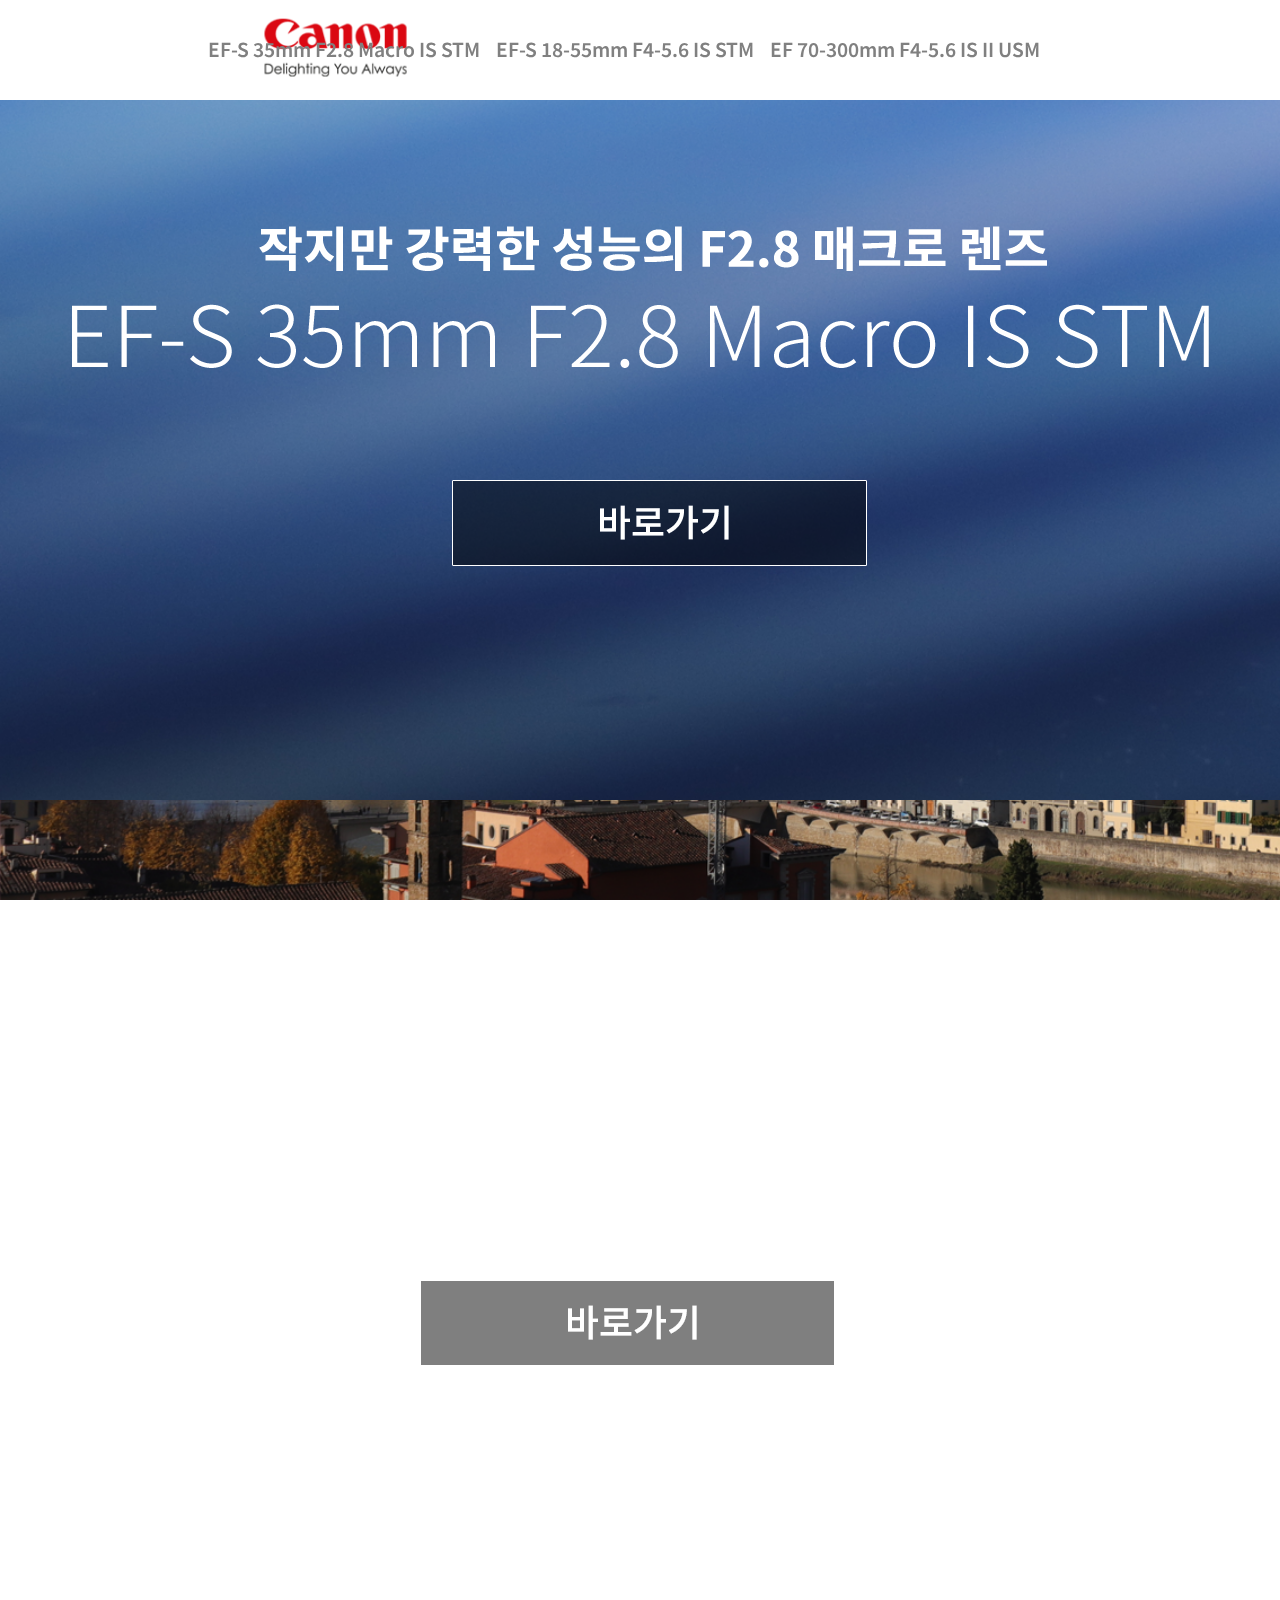
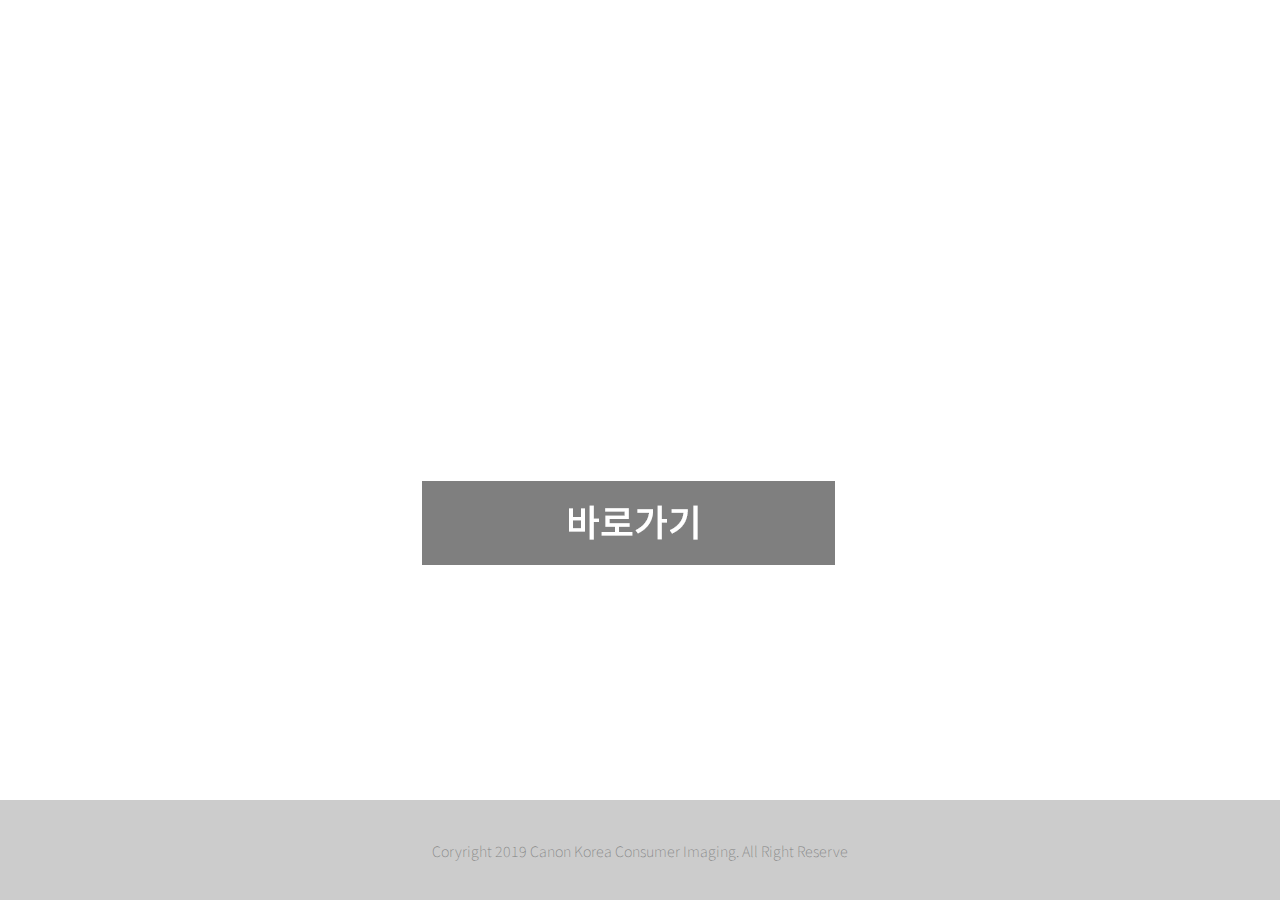
<file: index.html>
<!DOCTYPE html>
<html lang="kr"><link href="https://fonts.googleapis.com/css?family=Noto+Sans+KR" rel="stylesheet">
  <head>
    <meta charset="utf-8">
    <title></title>
    <style>
    body, h1{margin: 0px;}
    #scene{height: 800px;
      overflow: hidden;
    background-size: cover;
  background-attachment: fixed;}
      .one{background-image: url(images/exaple_06.png);}
      .two{background-image: url(images/exaple_07.png);}
      .three{background-image: url(images/exaple_08.png);}
      #scene h1{position: relative;
      left: 50%;
    top: 50%;
  transform: translateX(-50%) translateY(-50%); text-align: center;}

  /*---푸터적용---*/
  footer{height: 100px; background-color: rgba(0, 0, 0, 0.2);}
    .footer{position: relative;position: relative;
    left: 50%;
  top: 50%;
  transform: translateX(-50%) translateY(-50%); text-align: center;
font-family: 'Noto Sans KR', sans-serif;
font-size: 0.9rem; font-weight: 100; color: gray;}

/*---네비게이션 처리---*/
.wrap{
  border: 0px solid red;
  height: 100px;
  width: 100%;
  position: fixed;
  background-color: white;
  z-index: 10;
}

.logo{
  border: 0px solid blue;
  display: inline-block;;
  margin-left: 240px;
}

.nav{
  border: 0px solid green;
  position: fixed;
  right: 240px;
  top: 35px;
  display: inline-block;
  font-family: 'Noto Sans KR', sans-serif;
  font-size: 1.2rem; font-weight: 600; color: gray;
}

.space{
  margin-left: 12px;
}
a, a:link :visited :active{
text-decoration: none;
color: gray; }

a:hover{
  color: red;
}

    </style>
  </head>
  <body>
    <nav class="wrap">
      <div class="logo">
        <a href="example.html"> <img src="images/exaple_02.png" height="100px"></a>
      </div>
      <div class="nav">
        <a href="p01.html">EF-S 35mm F2.8 Macro IS STM </a>
        <span class="space"></span>
        <a href="p02.html">EF-S 18-55mm F4-5.6 IS STM </a>
        <span class="space"></span>
        <a href="p03.html">EF 70-300mm F4-5.6 IS II USM </a>
      </div>

    </nav>

    <section id="scene" class="one">
      <h1><a href="p01.html"><img src="images/exaple_10.png"></a></h1>
    </section>
    <section id="scene" class="two">
      <h1><a href="p02.html"><img src="images/exaple_11.png"></a></h1>
    </section>
    <section id="scene" class="three">
      <h1><a href="p03.html"><img src="images/exaple_12.png"></a></h1>
    </section>
    <footer>
      <div class="footer">
        Coryright 2019 Canon Korea Consumer Imaging. All Right Reserve
      </div>
    </footer>

  </body>
</html>
</file>
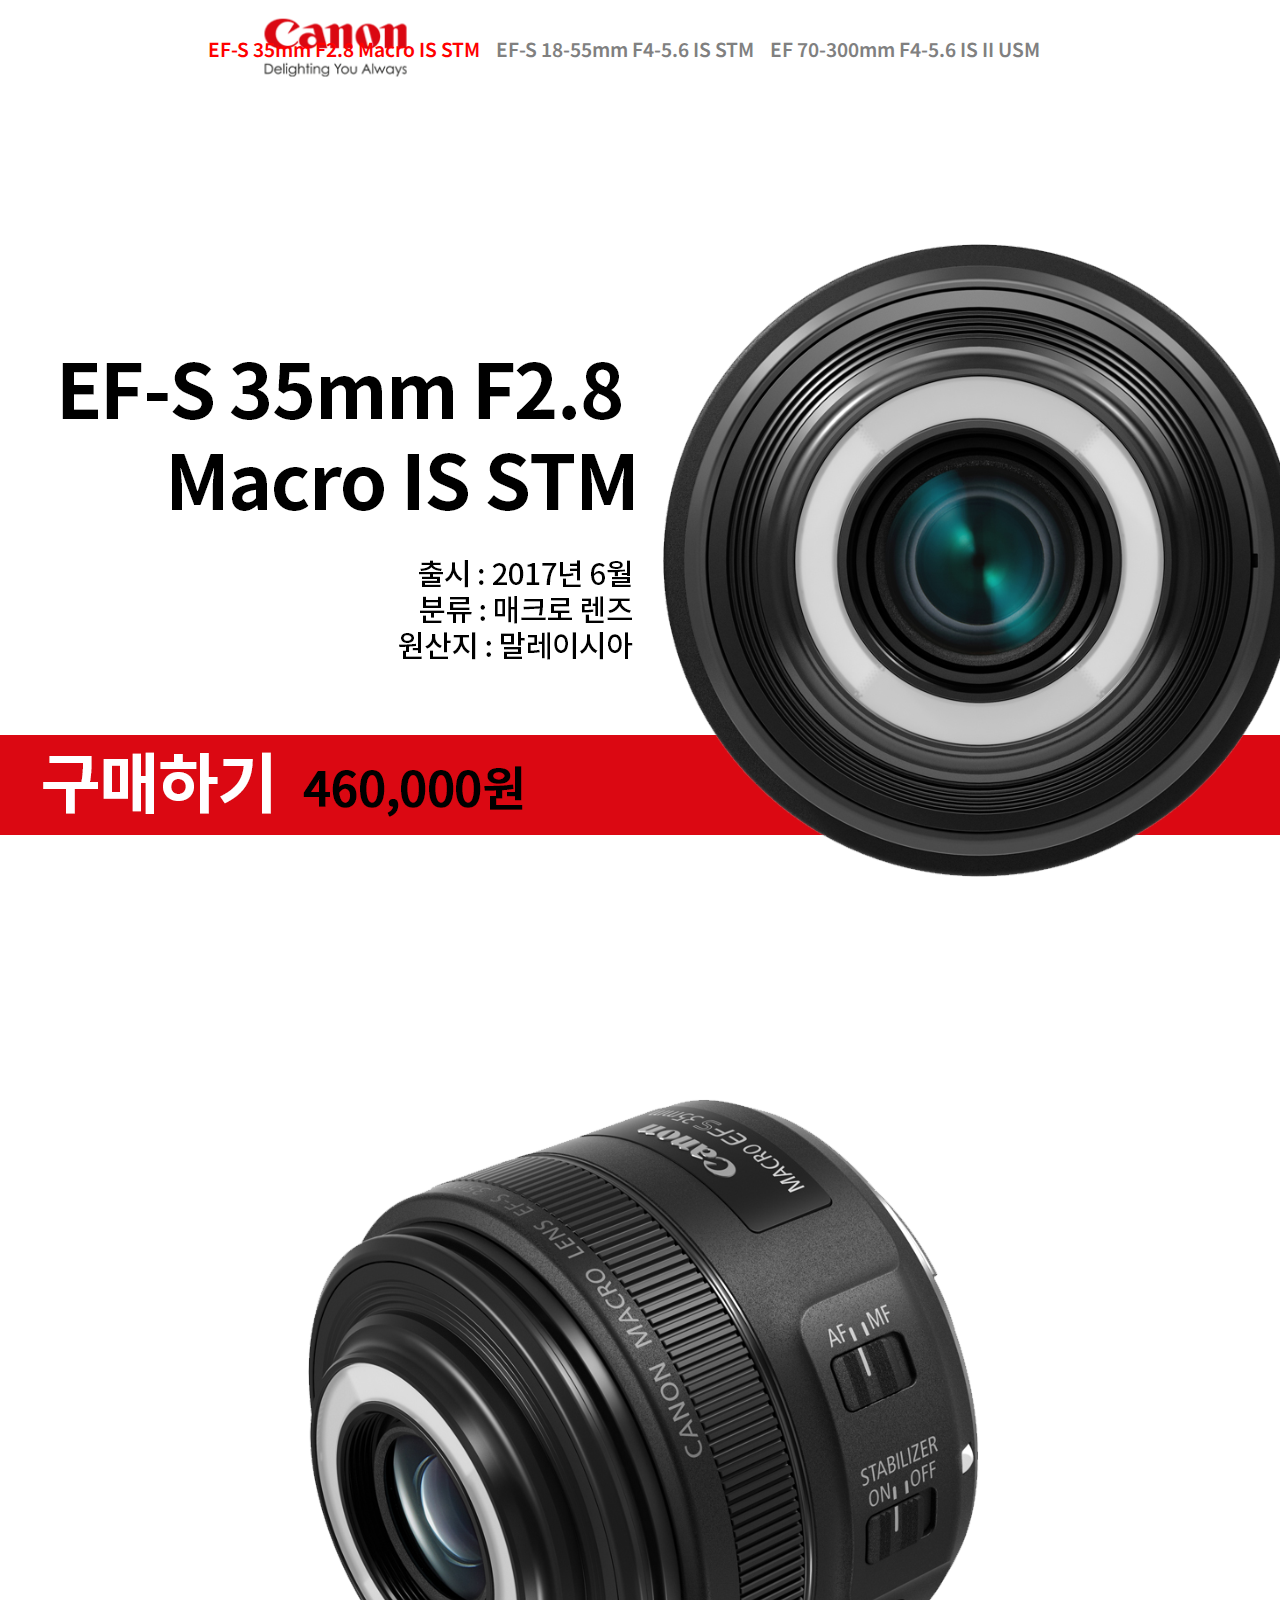
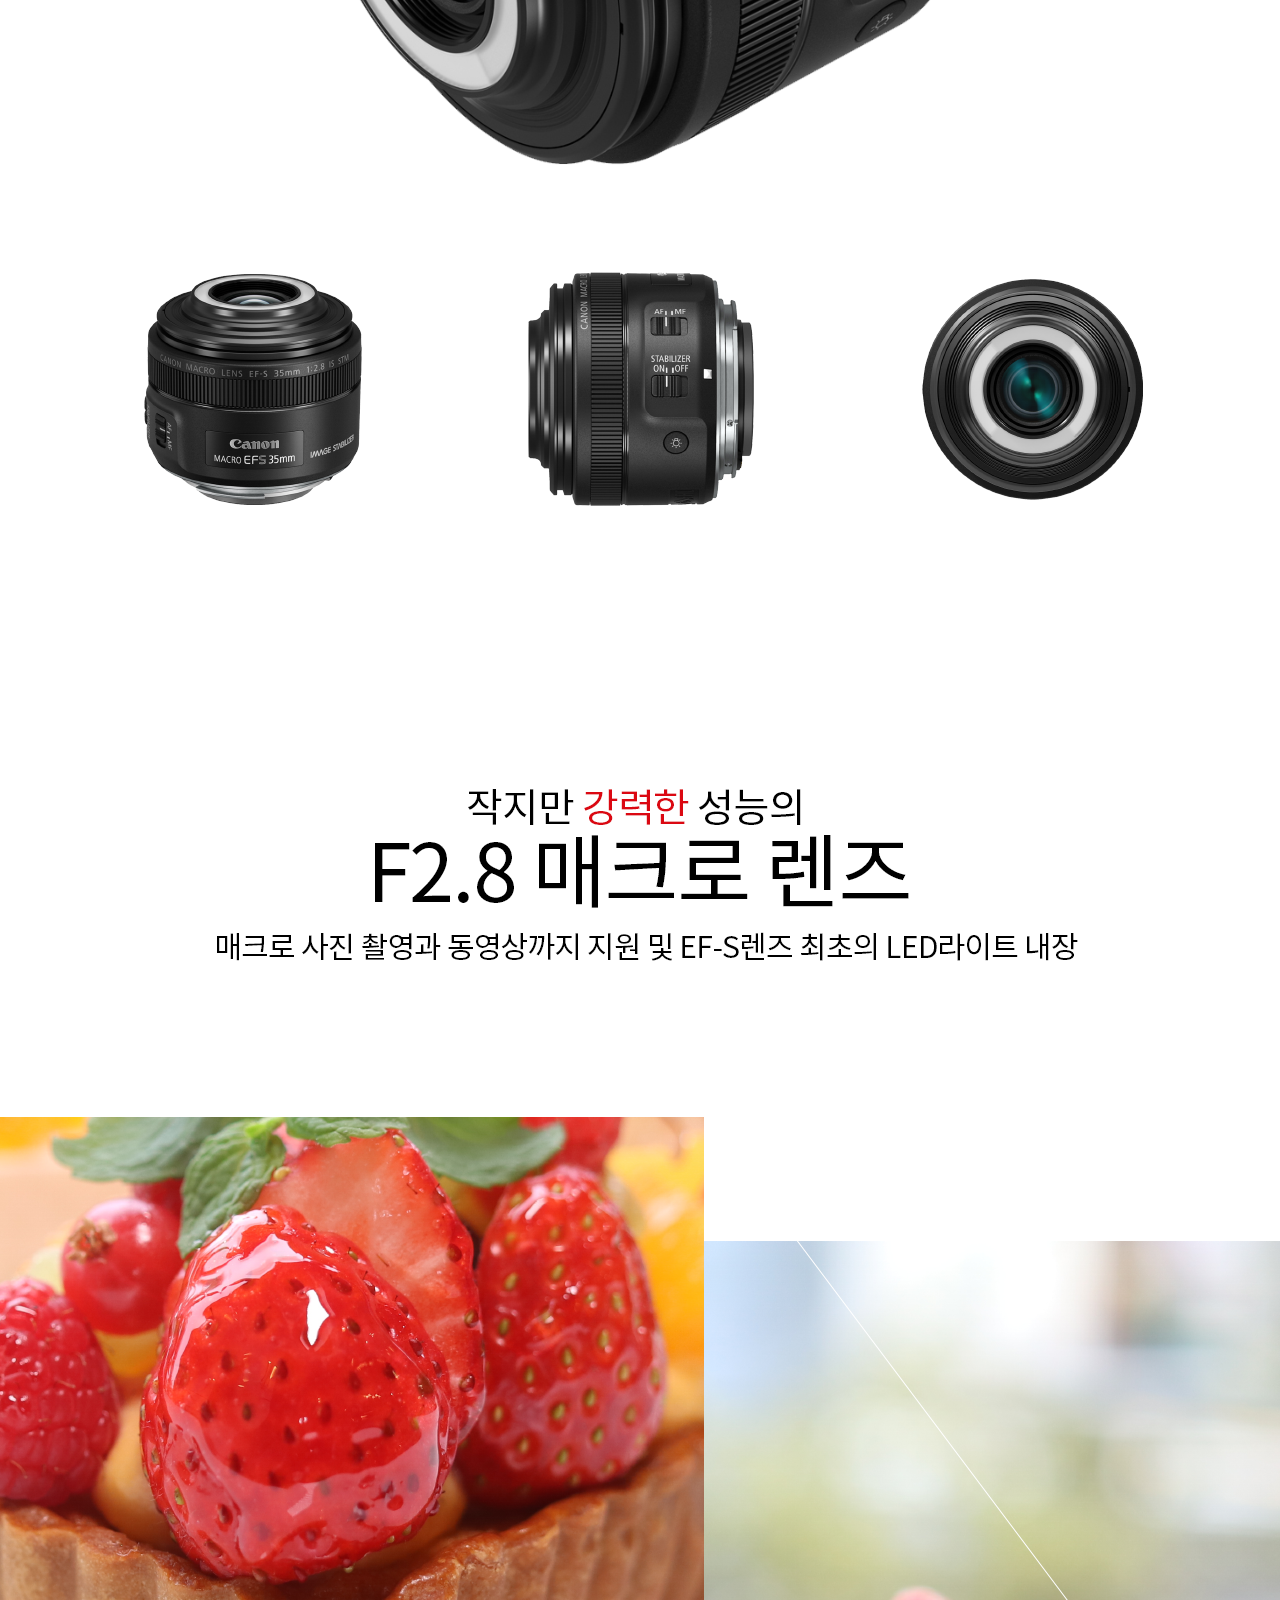
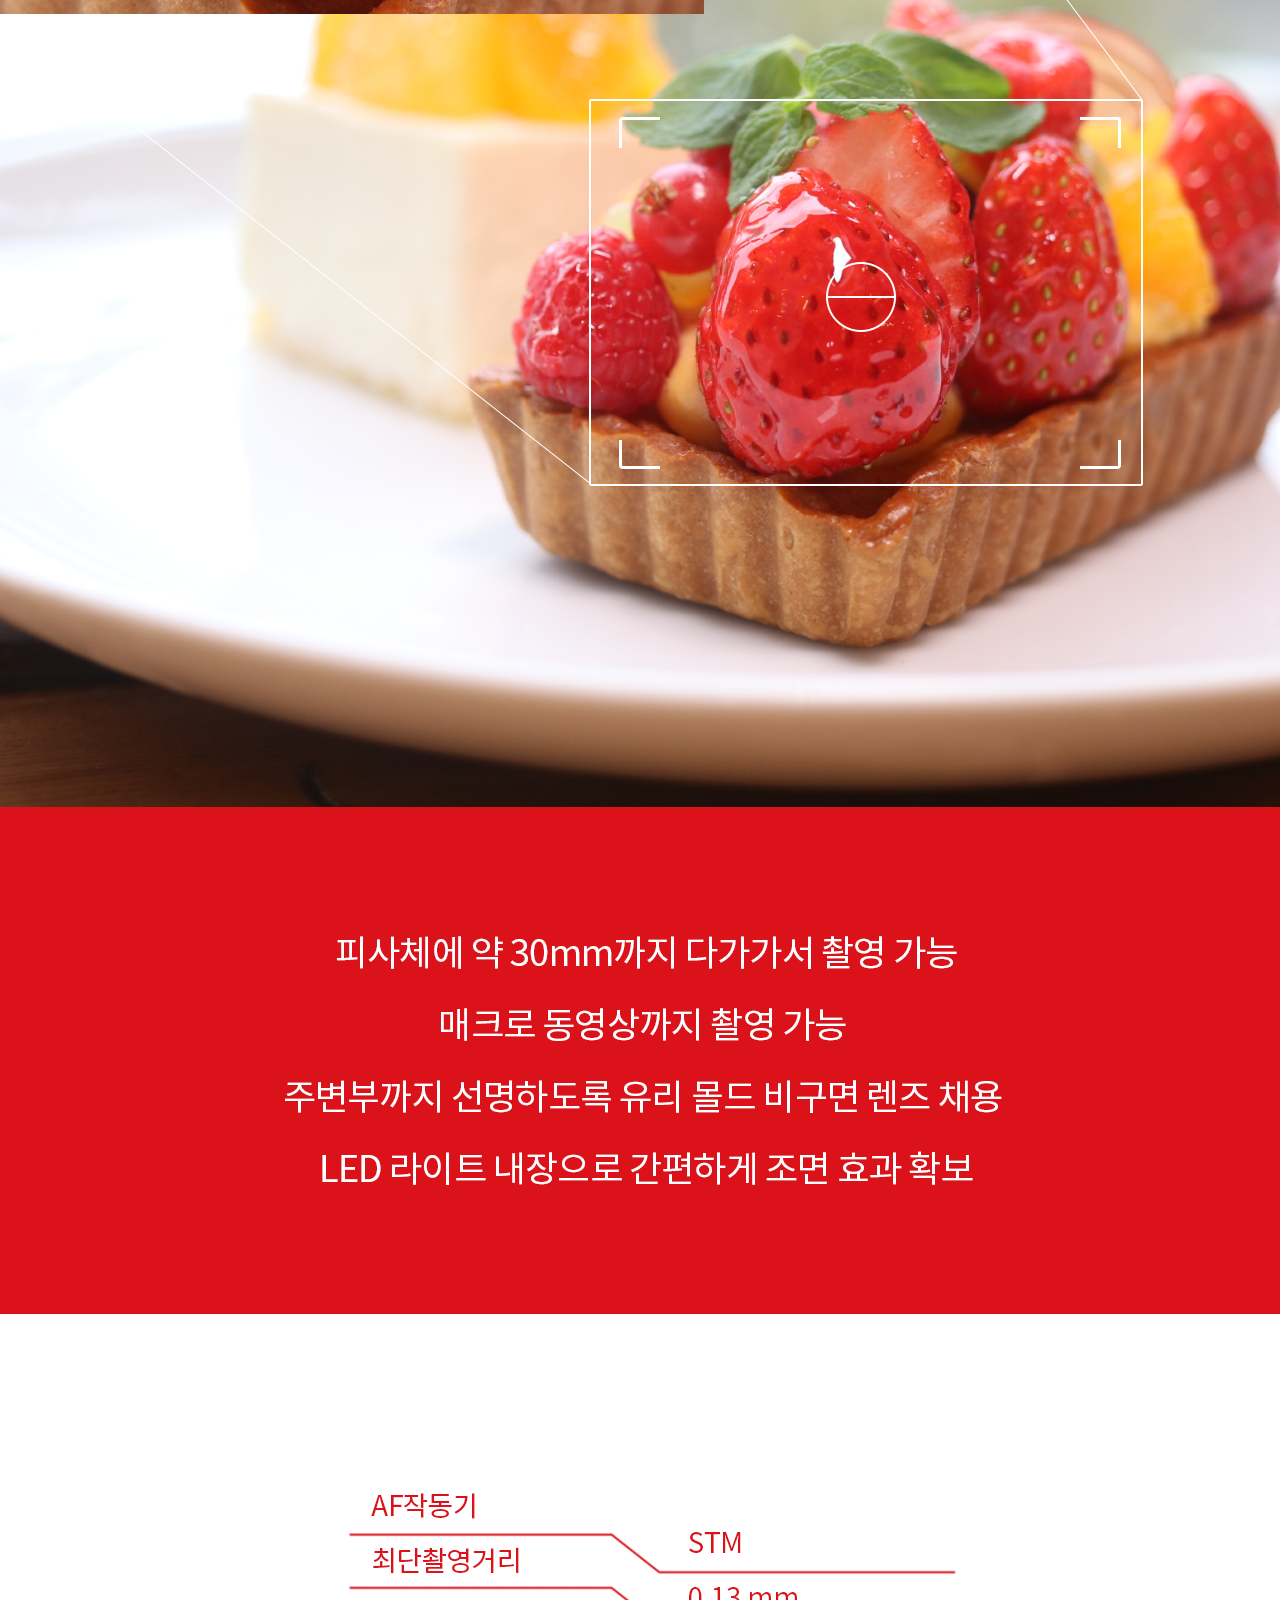
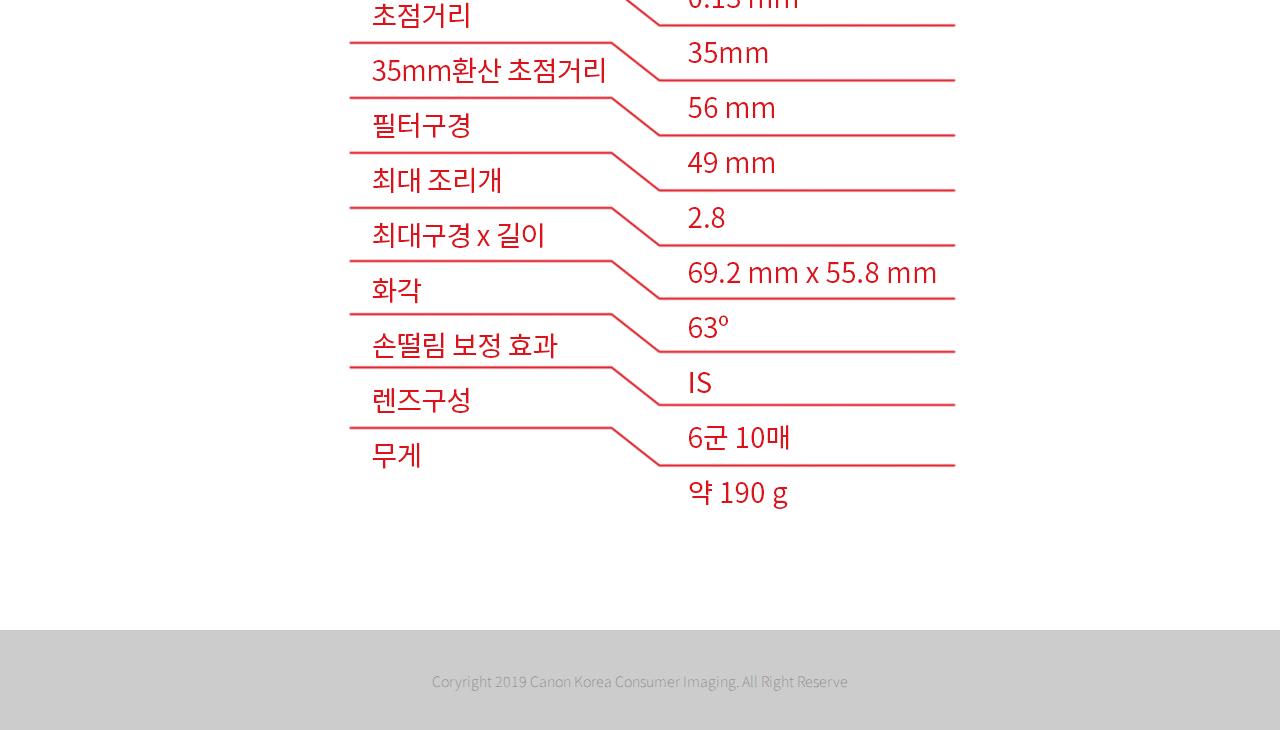
<file: p01.html>
<!DOCTYPE html>
<html lang="kr">
  <head>
    <meta charset="utf-8">
    <link rel="stylesheet" href="css.css">
    <link href="https://fonts.googleapis.com/css?family=Noto+Sans+KR" rel="stylesheet">
    <title></title>
  </head>
  <body>
    <nav class="wrap">
      <div class="logo">
        <a href="index.html"><img src="images/exaple_02.png" height="100px"></a>
      </div>
      <div class="nav">
        <a href="p01.html" style="color:red">EF-S 35mm F2.8 Macro IS STM </a>
        <span class="space"></span>
        <a href="p02.html">EF-S 18-55mm F4-5.6 IS STM </a>
        <span class="space"></span>
        <a href="p03.html">EF 70-300mm F4-5.6 IS II USM </a>
      </div>

    </nav>

    <section class="bodywrap">
      <div class="page">
        <img src="images/01.png">
      </div>
    </section>

    <footer>
      <div class="footer">
        Coryright 2019 Canon Korea Consumer Imaging. All Right Reserve
      </div>
    </footer>

  </body>
</html>
</file>
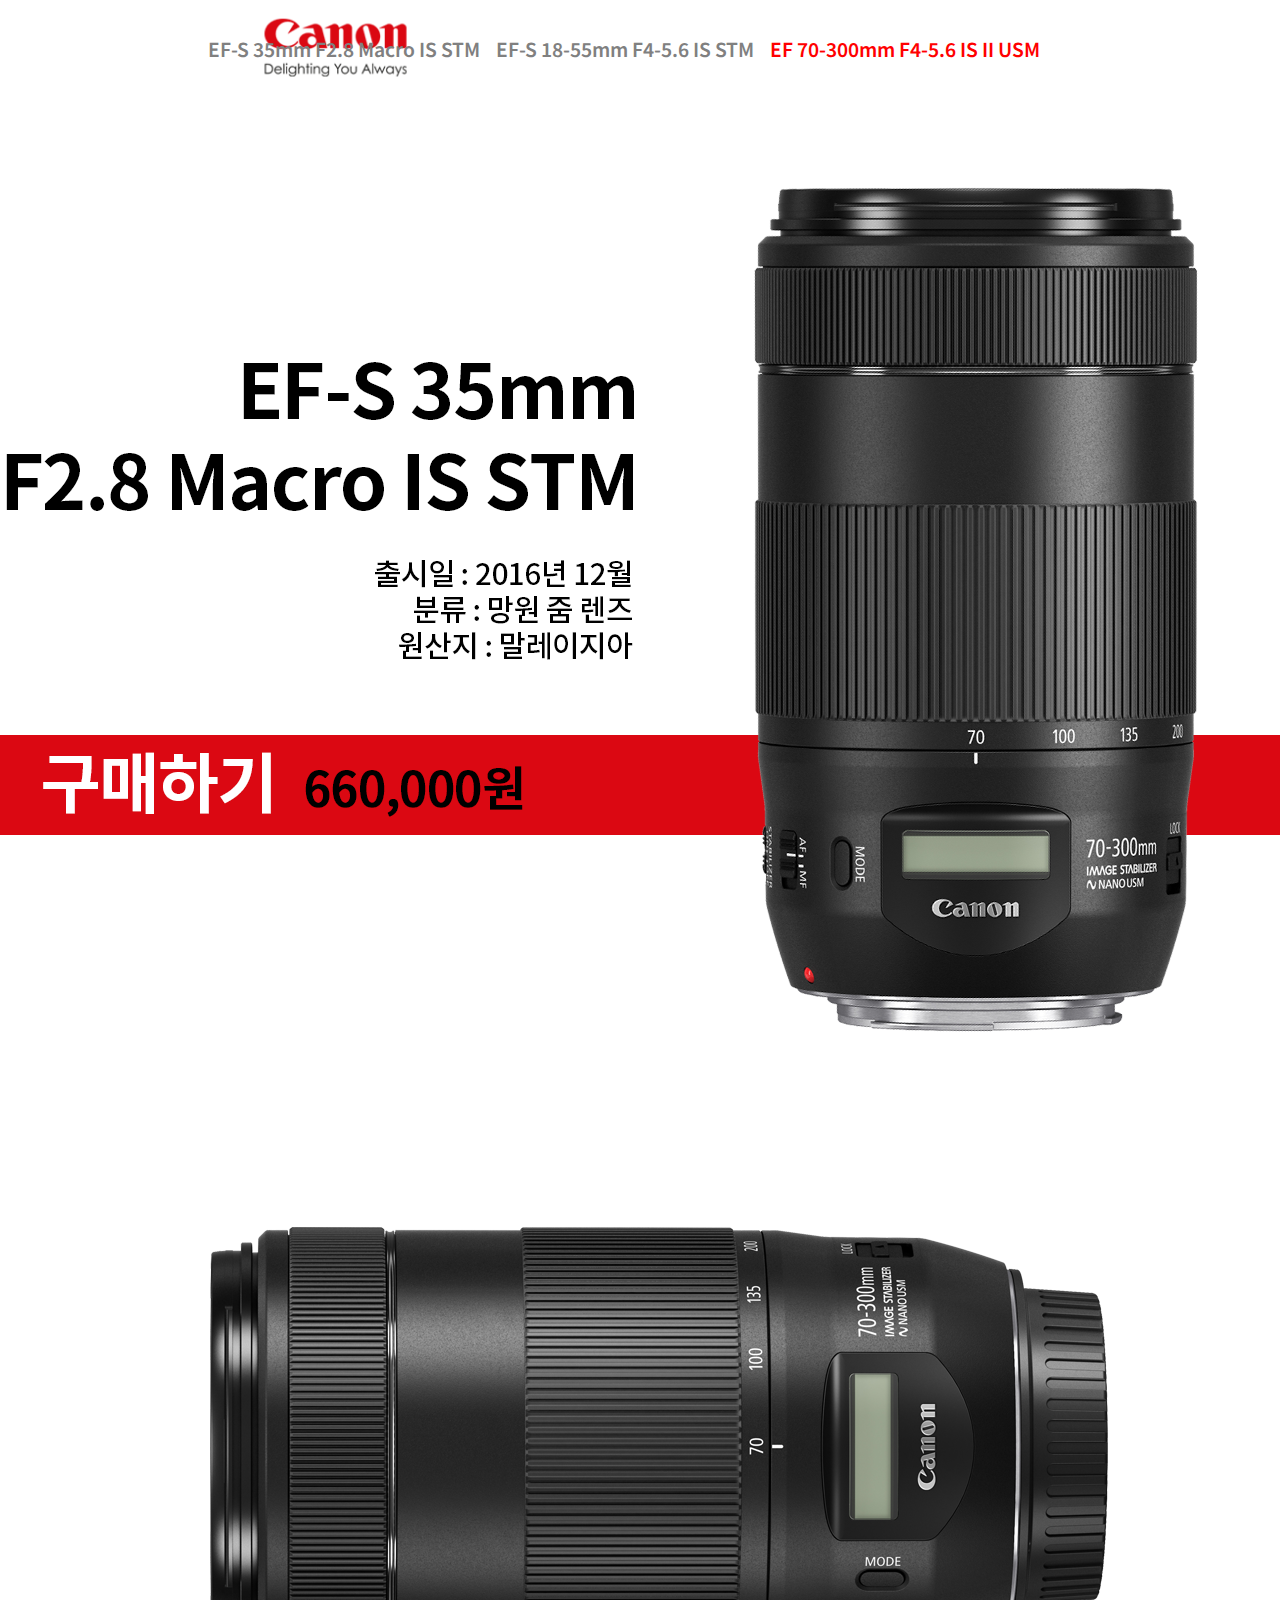
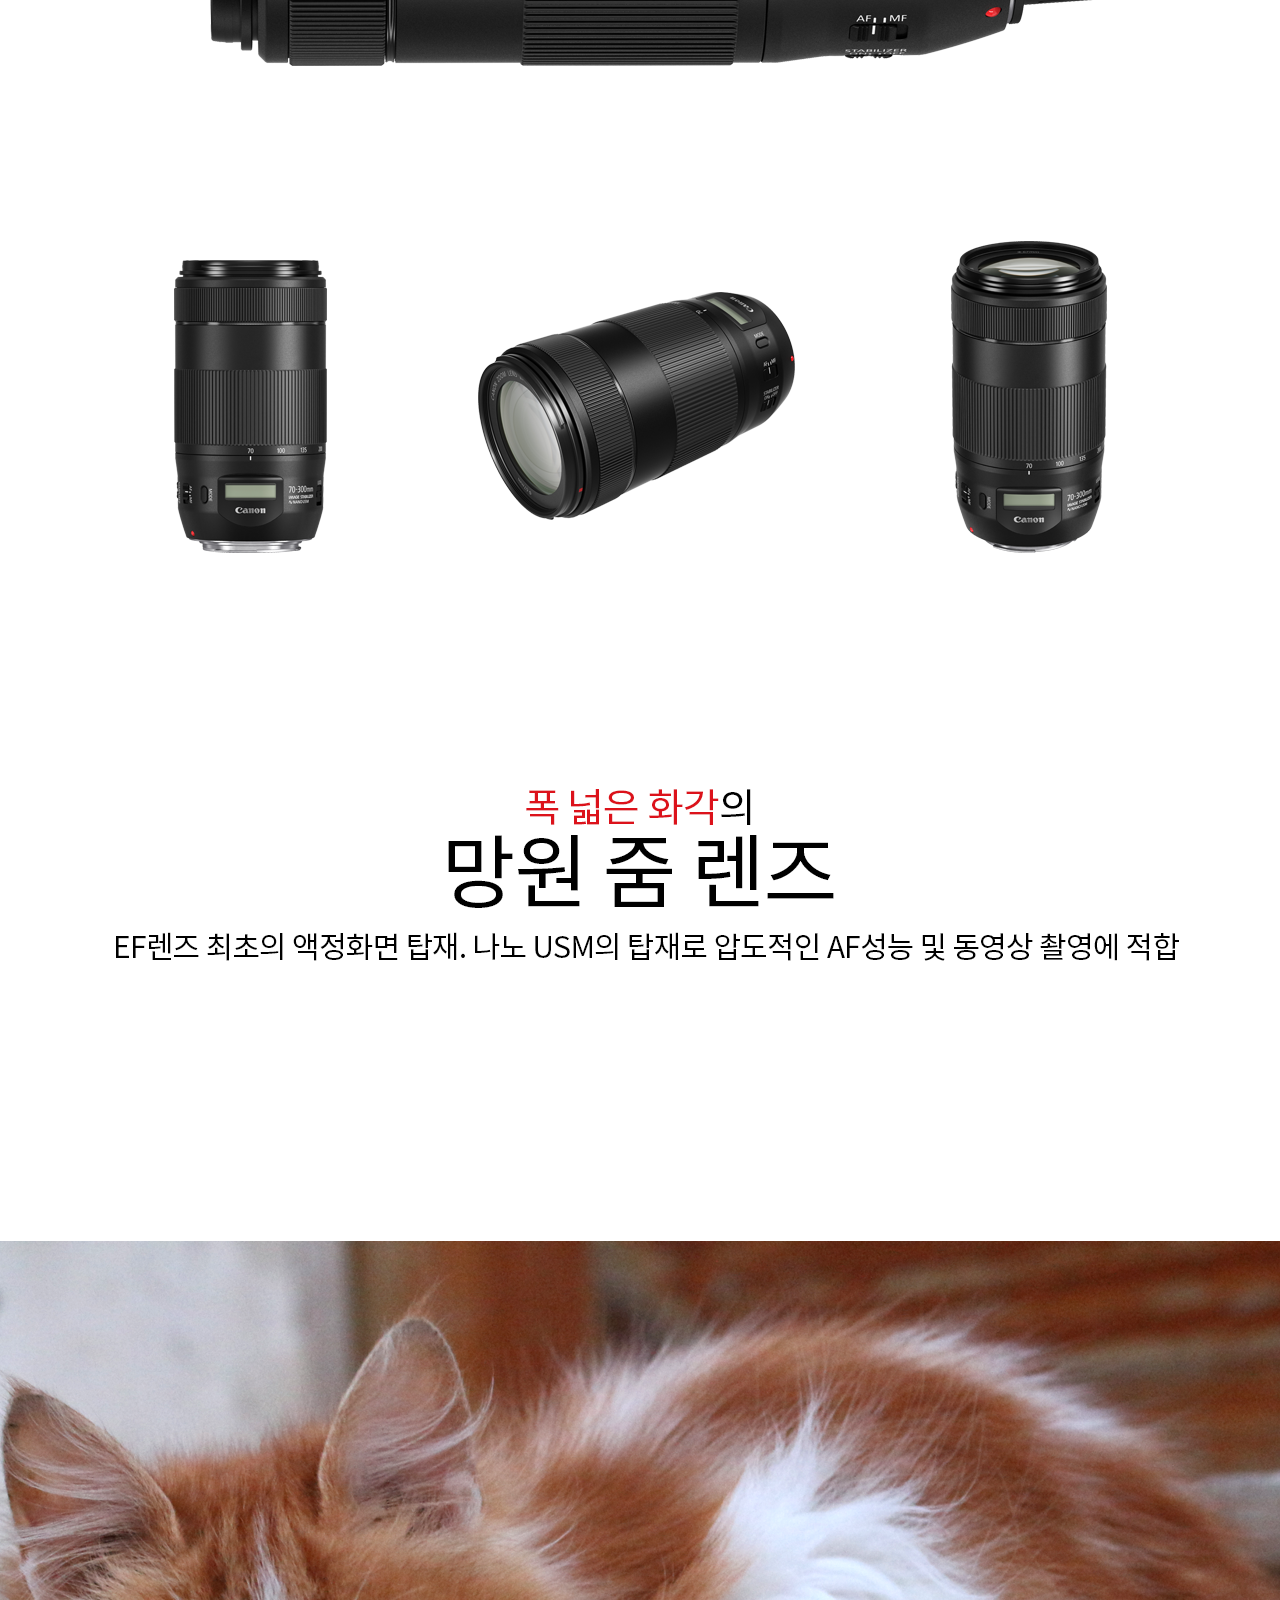
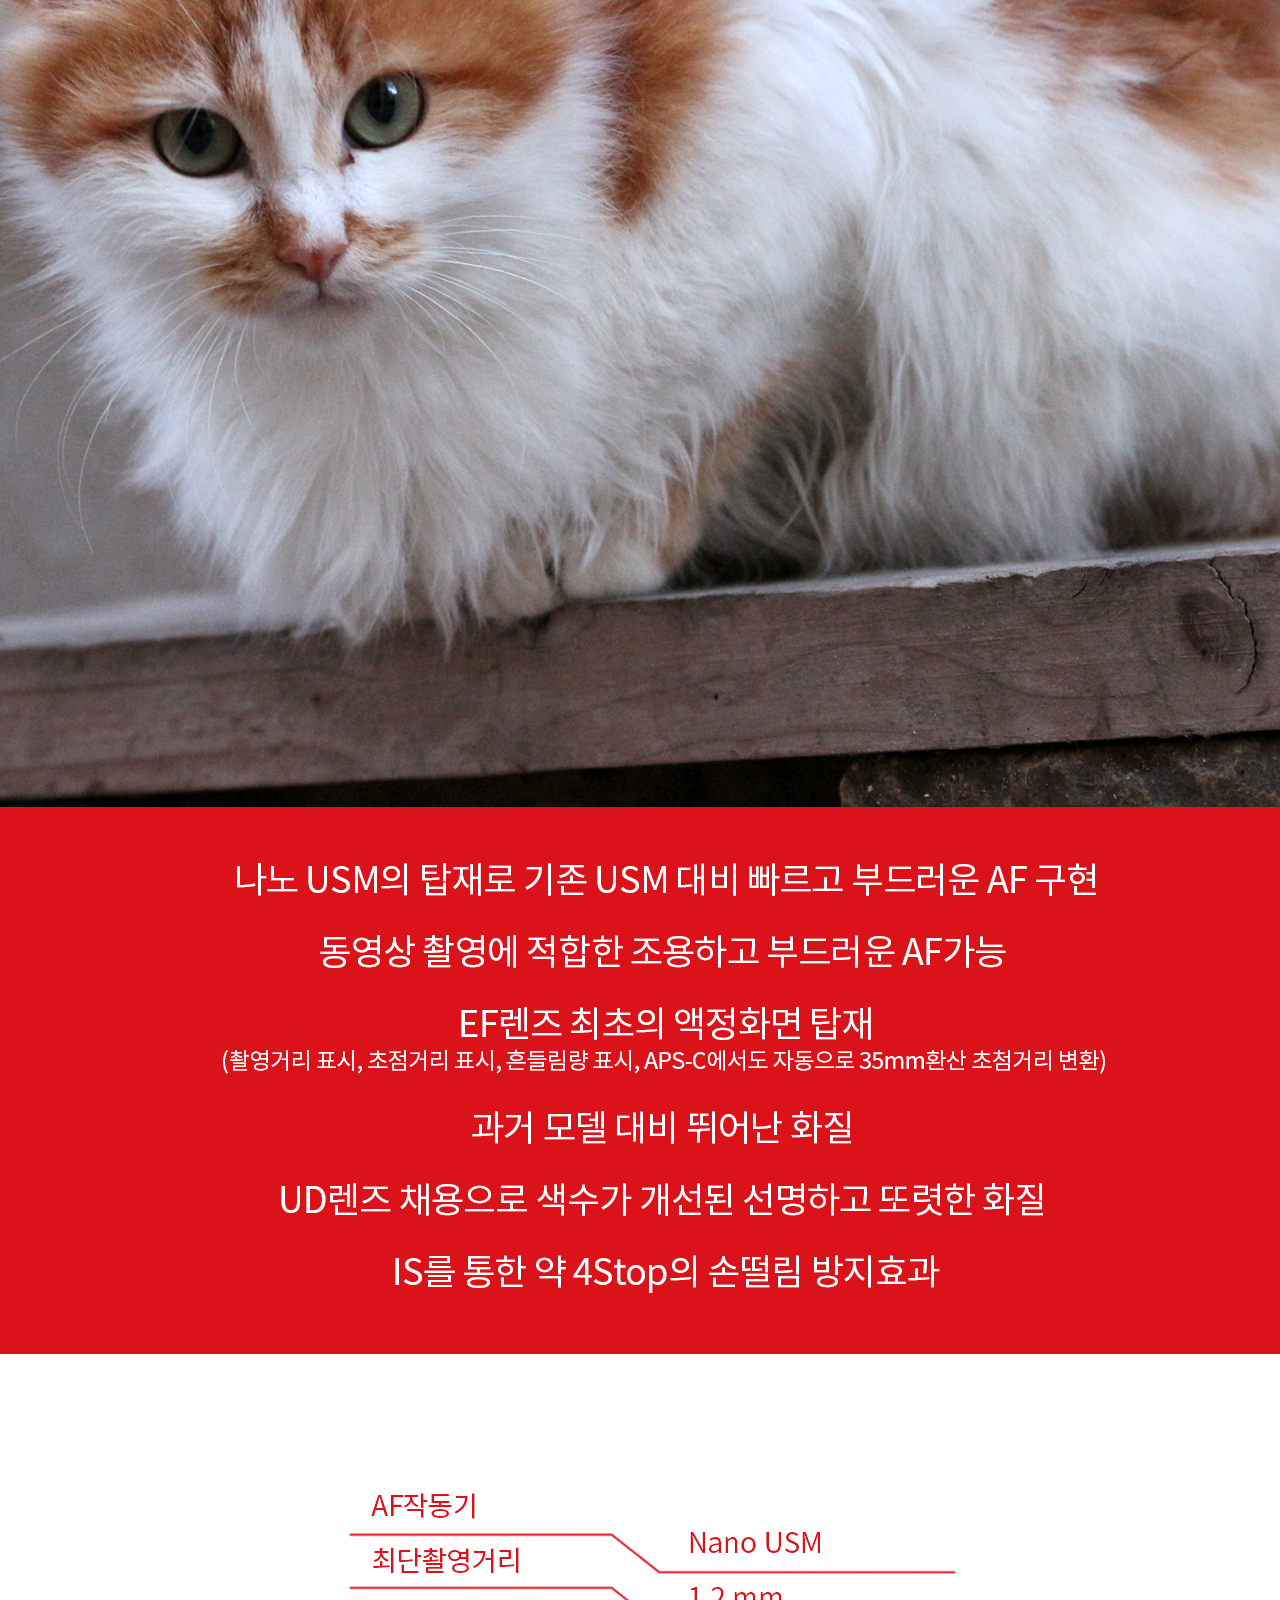
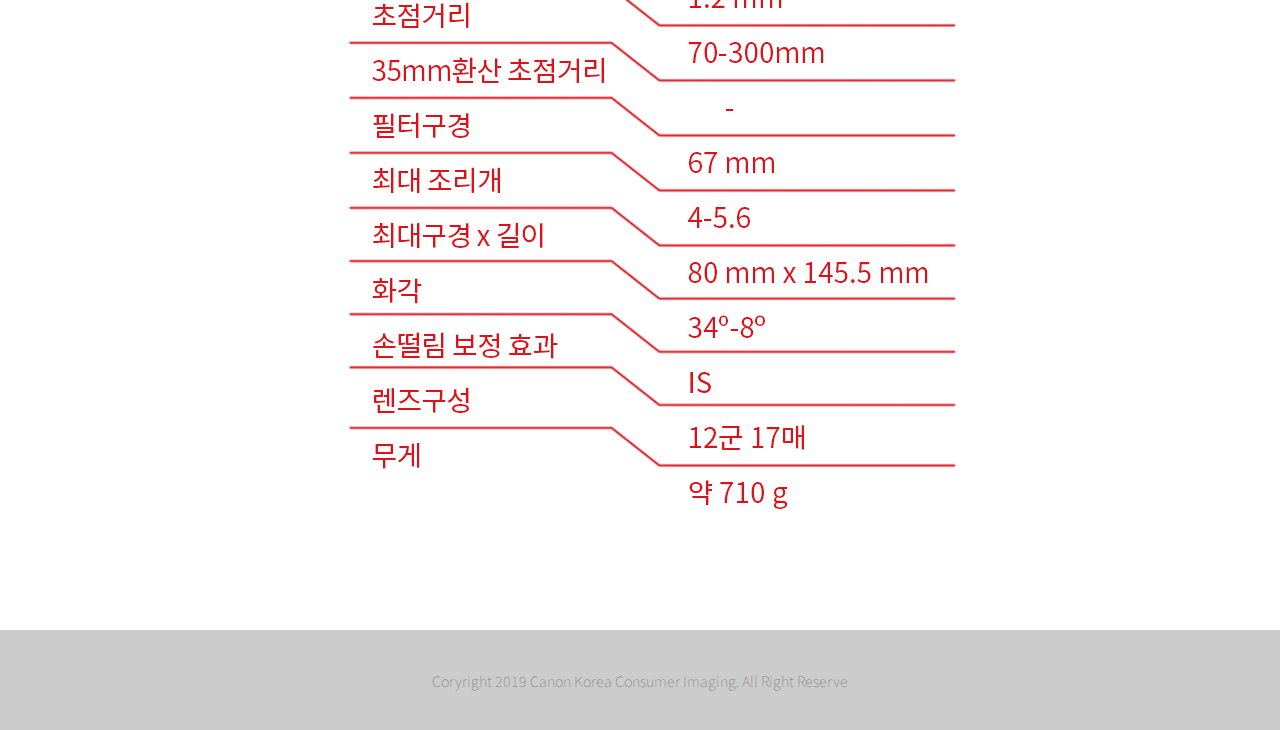
<file: p03.html>
<!DOCTYPE html>
<html lang="kr">
  <head>
    <meta charset="utf-8">
    <link rel="stylesheet" href="css.css">
    <link href="https://fonts.googleapis.com/css?family=Noto+Sans+KR" rel="stylesheet">
    <title></title>
  </head>
  <body>
    <nav class="wrap">
      <div class="logo">
        <a href="index.html"><img src="images/exaple_02.png" height="100px"></a>
      </div>
      <div class="nav">
        <a href="p01.html">EF-S 35mm F2.8 Macro IS STM </a>
        <span class="space"></span>
        <a href="p02.html">EF-S 18-55mm F4-5.6 IS STM </a>
        <span class="space"></span>
        <a href="p03.html" style="color:red">EF 70-300mm F4-5.6 IS II USM </a>
      </div>

    </nav>

    <section class="bodywrap">
      <div class="page">
        <img src="images/03.png">
      </div>
    </section>

    <footer>
      <div class="footer">
        Coryright 2019 Canon Korea Consumer Imaging. All Right Reserve
      </div>
    </footer>

  </body>
</html>
</file>
<file: css.css>
body, h1{margin: 0px;}
#scene{height: 800px;
  overflow: hidden;
background-size: cover;
background-attachment: fixed;}
  .one{background-image: url(images/exaple_06.png);}
  .two{background-image: url(images/exaple_07.png);}
  .three{background-image: url(images/exaple_08.png);}
  #scene h1{position: relative;
  left: 50%;
top: 50%;
transform: translateX(-50%) translateY(-50%); text-align: center;}

/*---푸터적용---*/
footer{height: 100px; background-color: rgba(0, 0, 0, 0.2);}
.footer{position: relative;position: relative;
left: 50%;
top: 50%;
transform: translateX(-50%) translateY(-50%); text-align: center;
font-family: 'Noto Sans KR', sans-serif;
font-size: 0.9rem; font-weight: 100; color: gray;}

/*---네비게이션 처리---*/
.wrap{
border: 0px solid red;
height: 100px;
width: 100%;
position: static;
background-color: white;
z-index: 10;
}

.logo{
border: 0px solid blue;
display: inline-block;
width: 486px;
margin-left: 240px;
height: 100px;
z-index: 9999;
}

.nav{
border: 0px solid green;
position: absolute;
right: 240px;
top: 35px;
display: inline-block;
font-family: 'Noto Sans KR', sans-serif;
font-size: 1.2rem; font-weight: 600; color: gray;
}

.space{
margin-left: 12px;
}
a, a:link :visited :active{
text-decoration: none;
color: gray; }

a:hover{
color: red;
}

/*---서브페이지구성---*/
.bodywrap{
top: 100px;
width: 100%;
height: 100%;
}

.page{
position: relative;
width: 1440px;
left: 50%;
transform: translateX(-50%);
}
</file>
